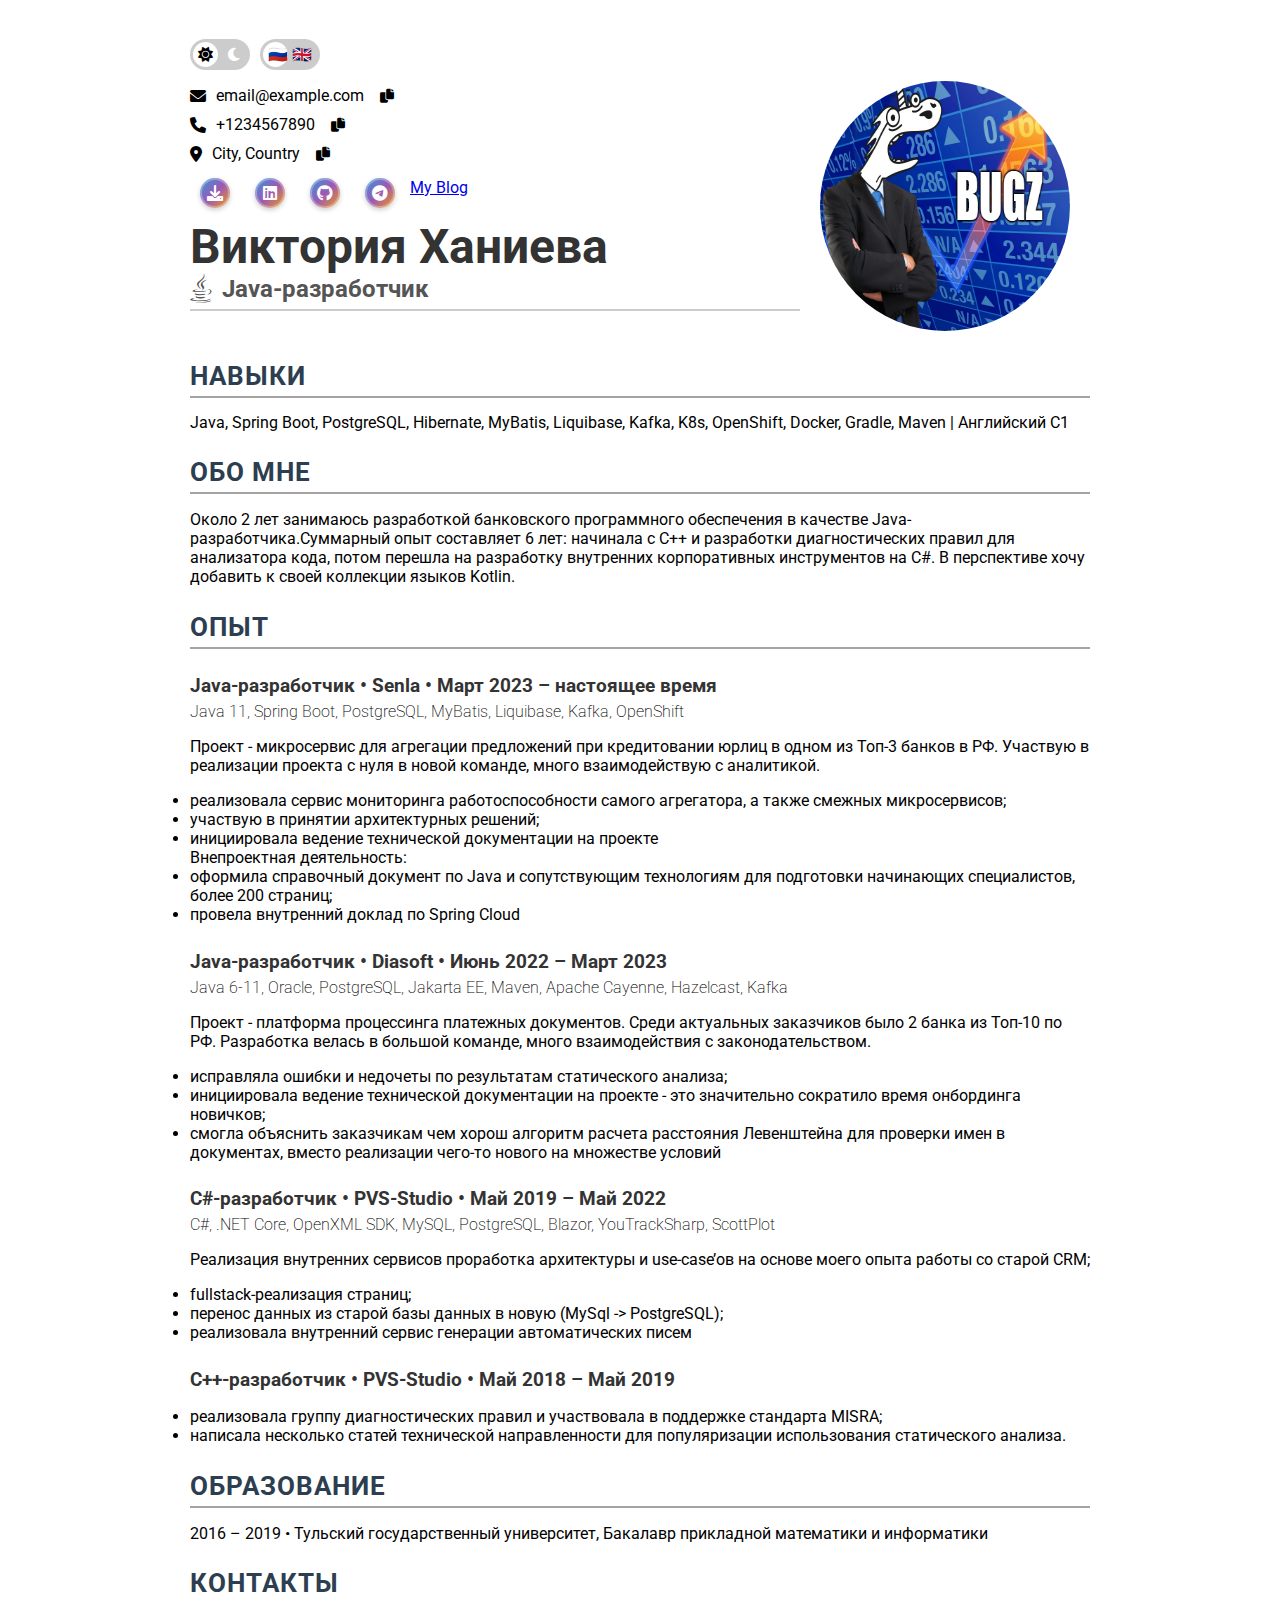
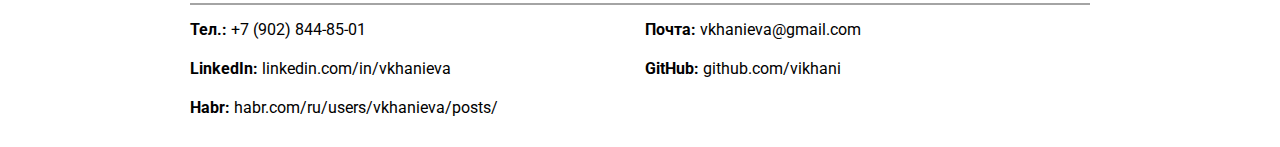
<file: index.html>
<!DOCTYPE html>
<html lang="en">
  <head>
    <meta charset="UTF-8" />
    <meta name="viewport" content="width=device-width, initial-scale=1.0" />
    <meta
      name="description"
      content="Professional resume of a Java Backend Developer specializing in Spring Framework."
    />
    <meta
      name="keywords"
      content="Java Backend Developer, Spring Framework, Resume, Java Developer, Backend Development"
    />
    <title>Online Resume</title>
    <link rel="stylesheet" href="css/styles.css" />
    <link
      rel="stylesheet"
      href="https://cdnjs.cloudflare.com/ajax/libs/font-awesome/6.0.0-beta3/css/all.min.css"
    />
    <link
      href="https://fonts.googleapis.com/css?family=Roboto"
      rel="stylesheet"
    />
  </head>

  <body>
    <div class="container">
      <div class="control-panel">
        <div class="switch-container">
          <label class="switch">
            <input type="checkbox" id="themeToggle" />
            <span class="slider round">
              <i class="fas fa-sun"></i>
              <i class="fas fa-moon"></i>
            </span>
          </label>
        </div>
        <div class="switch-container">
          <label class="switch">
            <input type="checkbox" id="languageToggle" />
            <span class="slider round">
              <span class="label-en">🇬🇧</span>
              <span class="label-ru">🇷🇺</span>
            </span>
          </label>
        </div>
      </div>

      <header class="header-container">
        <div class="profile-header">
          <img
            src="images/profile.jpg"
            alt="Profile Picture"
            class="profile-pic"
          />
        </div>

        <div class="header-content">
          <div class="contact-info">
            <p>
              <i class="fas fa-envelope"></i> email@example.com
              <button class="copy-button" data-copy="email@example.com">
                <i class="fas fa-copy"></i>
              </button>
              <span class="copy-message">Copied!</span>
            </p>
            <p>
              <i class="fas fa-phone"></i> +1234567890
              <button class="copy-button" data-copy="+1234567890">
                <i class="fas fa-copy"></i>
              </button>
              <span class="copy-message">Copied!</span>
            </p>
            <p>
              <i class="fas fa-map-marker-alt"></i> City, Country
              <button class="copy-button" data-copy="City, Country">
                <i class="fas fa-copy"></i>
              </button>
              <span class="copy-message">Copied!</span>
            </p>
            <div class="contact-buttons">
              <button
                id="pdfDownload"
                class="contact-button"
                download="Viktoria_Khanieva_Java_Resume.pdf"
              >
                <i class="fas fa-download"></i>
              </button>
              <button id="linkedinButton" class="contact-button">
                <i class="fab fa-linkedin"></i>
              </button>
              <button id="githubButton" class="contact-button">
                <i class="fab fa-github"></i>
              </button>
              <button id="telegramButton" class="contact-button">
                <i class="fab fa-telegram-plane"></i>
              </button>
              <a href="blog.html" class="blog-button">My Blog</a>
            </div>
          </div>

          <div class="name-position">
            <h1 class="author-name" data-key="name"></h1>
            <h2 class="author-title">
              <i class="fab fa-java"></i> <span data-key="title"></span>
            </h2>
          </div>
        </div>
      </header>
      <main>
        <section class="skills-section">
          <h3 data-key="skills.title" class="section-title">Skills</h3>
          <div class="skills-content" data-key="skills.content"></div>
        </section>
        <section>
          <h3 data-key="about.title" class="section-title"></h3>
          <p data-key="about.content"></p>
        </section>
        <section>
          <h3 data-key="experience.title" class="section-title"></h3>
          <div data-key="experience.items"></div>
        </section>
        <section>
          <h3 data-key="education.title" class="section-title"></h3>
          <p data-key="education.content"></p>
        </section>
        <section>
          <h3 data-key="contacts.title" class="section-title"></h3>
          <div data-key="contacts.content" class="contacts-content"></div>
        </section>
      </main>
    </div>
    <button class="to-top-button" onclick="scrollToTop()">
      <i class="fas fa-chevron-up"></i>
    </button>
    <script src="js/scripts.js"></script>
  </body>
</html>
</file>
<file: css/styles.css>
body {
  font-family: "Roboto", sans-serif;
  margin: 0;
  padding: 0;
}

.container {
  max-width: 900px;
  margin: 0 auto;
  padding: 20px;
}

.header-container {
  display: flex;
  justify-content: space-between;
  align-items: flex-start;
  flex-wrap: wrap;
  margin-bottom: 20px;
}

.header-content {
  order: 1; /* Moves the content to the left in the flex container */
  flex: 1; /* Allows the content to take up remaining space */
  display: flex;
  flex-direction: column;
}

.top-section {
  display: flex;
  justify-content: space-between;
  align-items: center;
  margin-bottom: 20px;
}

.name-avatar-section {
  display: flex;
  justify-content: space-between;
  align-items: center;
  border-bottom: 2px solid #ccc;
  padding-bottom: 10px;
}

header {
  display: flex;
  justify-content: space-between;
  align-items: flex-start;
  margin-bottom: 20px;
}

.left-section {
  display: flex;
  flex-direction: column;
  align-items: flex-start;
}

.right-section {
  display: flex;
  align-items: center;
  justify-content: center;
  margin-left: 20px; /* Space between sections */
}

.profile-header {
  order: 2; /* Moves the avatar to the right in the flex container */
  margin-left: 20px; /* Add space between profile and content */
}

.profile-pic {
  width: 250px; /* Adjust the size as needed */
  height: 250px; /* Adjust the size as needed */
  border-radius: 50%;
  margin-right: 20px; /* Space between the avatar and the content */
}

/* Media Query for small screens */
@media (max-width: 1000px) {
  .header-container {
    flex-direction: column; /* Stack elements vertically */
    /* align-items: center; Center items horizontally */
  }

  .header-content {
    order: 3; /* Move contact info to the bottom */
    text-align: center; /* Center text in the content */
    align-items: center;
  }

  .profile-header {
    order: 2; /* Move avatar below the toggles */
    margin-left: 0; /* Remove margin for centered alignment */
    margin-top: 20px; /* Space above the avatar */
    align-items: center;
    align-self: center;
  }

  .control-panel {
    order: 1; /* Move toggles to the top */
    margin-bottom: 20px; /* Space below the toggles */
    align-items: start;
  }

  .contact-buttons {
    order: 4; /* Ensure contact buttons are at the bottom */
    margin-top: 20px; /* Space above the contact buttons */
  }
}

.contact-info {
  display: flex;
  flex-direction: column;
  margin-bottom: 10px;
}

.contact-info p {
  display: flex;
  align-items: center;
  margin: 5px 0;
  position: relative;
}

.contact-info i {
  margin-right: 10px; /* Adjust spacing between icon and text */
}

.contact-info button {
  margin-left: 10px; /* Space between buttons */
}

/* Contact buttons styles */
.contact-buttons {
  display: flex;
  gap: 10px;
  margin-top: 10px;
}

.contact-button,
.copy-button {
  background-color: transparent;
  border: none;
  cursor: pointer;
  display: inline-flex;
  align-items: center;
  font-size: 15px;
}

.contact-button {
  background: linear-gradient(
    135deg,
    #3498db,
    #9b59b6,
    #f39c12
  ); /* Gradient from blue to purple to orange */
  border: none;
  color: white;
  width: 30px;
  height: 30px;
  border-radius: 50%;
  text-align: center;
  display: inline-flex;
  align-items: center;
  justify-content: center;
  font-size: 16px;
  line-height: 20px;
  cursor: pointer;
  transition: background-color 0.3s ease, box-shadow 0.3s ease,
    transform 0.3s ease;
  margin-right: 5px; /* Add margin to space the buttons */
  position: relative; /* For inner highlight effect */
}

.contact-button {
  box-shadow: 0 2px 5px rgba(0, 0, 0, 0.2); /* Subtle shadow */
}

/* Edge highlight effect */
.contact-button::after {
  content: "";
  position: absolute;
  top: 0;
  left: 0;
  right: 0;
  bottom: 0;
  border-radius: 50%;
  border: 2px solid rgba(255, 255, 255, 0.3); /* Light highlight on the edge */
  box-sizing: border-box; /* Ensure padding and border are included in element's total width and height */
  z-index: 1; /* Place highlight above the button but below the icon */
}

.contact-button:hover {
  background-color: #868686;
}

.contact-button:hover {
  background: linear-gradient(
    135deg,
    #2980b9,
    #8e44ad,
    #e67e22
  ); /* Slightly darker gradient */
  transform: translateY(-2px); /* Lift button on hover */
}

.contact-button i {
  position: relative;
  z-index: 1;
  margin-left: 10px;
}

/* 
.light-theme .contact-button {
    background-color: var(--button-background-light);
    color: var(--button-text-light);
}

.dark-theme .contact-button {
    background-color: var(--button-background-dark);
    color: var(--button-text-dark);
} */

/* .contact-button:hover {
    background-color: #868686;
} */

.copy-button {
  background-color: transparent;
  border: none;
  cursor: pointer;
  font-size: 14px;
}

.copy-message {
  display: inline-block;
  font-size: 14px;
  color: transparent; /* Hide the default text color */
  background: linear-gradient(
    135deg,
    #3498db,
    #9b59b6,
    #f39c12
  ); /* Gradient from blue to purple to orange */
  background-clip: text; /* Clip the background to the text */
  -webkit-background-clip: text; /* For WebKit browsers */
  /* text-fill-color: transparent;  For WebKit browsers */
  margin-left: 5px;
  opacity: 0;
  transition: opacity 0.3s ease;
  z-index: 1; /* Ensure it's above other elements if needed */
}

.control-panel {
  display: flex;
  align-items: center;
  gap: 10px;
  margin-bottom: 30px;
}

.switch-container {
  margin-right: 20px; /* Add space between toggles */
}

.switch {
  position: relative;
  display: inline-block;
  width: 40px; /* Adjust width based on the total width needed */
  height: 31px; /* Height of the toggle switch */
}

.switch input {
  opacity: 0;
  width: 0;
  height: 0;
}

.slider {
  position: relative;
  cursor: pointer;
  background-color: #ccc;
  transition: background-color 0.4s;
  border-radius: 34px;
  display: flex;
  align-items: center;
  justify-content: space-between;
  padding: 0 10px; /* Adjust padding to fit icons within the slider */
  height: 100%;
  width: 100%;
}

.slider:before {
  content: "";
  position: absolute;
  height: 25px;
  width: 25px;
  left: 3px; /* Adjust the left position to fit the starting point */
  bottom: 3px;
  background-color: white;
  transition: transform 0.4s;
  border-radius: 50%;
}

.slider i {
  color: #fff;
  font-size: 15px;
  z-index: 1;
}

.slider .fa-sun {
  position: absolute;
  left: 8px; /* Adjust left position to align with slider */
}

.slider .fa-moon {
  position: absolute;
  right: 8px; /* Adjust right position to align with slider */
}

input:checked + .slider {
  background-color: #000;
}

input:checked + .slider:before {
  transform: translateX(28px); /* Adjust translateX to fit within the slider */
}

input:not(:checked) + .slider .fa-sun {
  color: #000; /* Adjust color for day mode */
}

input:checked + .slider .fa-moon {
  color: #000; /* Adjust color for night mode */
}

.slider .label-en,
.slider .label-ru {
  font-size: 16px;
  color: #fff;
  z-index: 1;
}

.slider .label-en {
  position: absolute;
  right: 8px; /* Adjust left position to align with slider */
}

.slider .label-ru {
  position: absolute;
  left: 8px; /* Adjust right position to align with slider */
}

input:not(:checked) + .slider .label-en {
  color: #793a3a; /* Adjust color for English mode */
}

input:checked + .slider .label-ru {
  color: #fff; /* Adjust color for Russian mode */
}

:root {
  --button-background-light: #ccc;
  --button-background-dark: #000;
  --button-text-light: #000;
  --button-text-dark: #fff;
}

/* Theme styles */
/* .light-theme {
    background-color: #ebebeb;
    color: #000;
}

.dark-theme {
    background-color: #333;
    color: #ebebeb;
} */

.section-title {
  font-size: 1.5em;
  margin-bottom: 10px;
}

body.light-theme {
  background-color: #f5f5f5;
  color: #333;
}

.light-theme .section-title,
.light-theme .experience-title {
  color: #333;
}

.light-theme .experience-stack {
  color: #5f5f5f;
}

/* Dark theme styles */
body.dark-theme {
  background-color: #333;
  color: #f5f5f5;
}

.dark-theme .section-title,
.dark-theme .experience-title {
  color: #f5f5f5;
}

.dark-theme .experience-stack {
  color: #b3b3b3;
}

.light-theme .fas.fa-copy {
  color: #333;
}

.dark-theme .fas.fa-copy {
  color: #f5f5f5;
}

.light-theme .author-name {
  color: #333;
}

.dark-theme .author-name {
  color: #f5f5f5;
}

/* .light-theme .copy-button {
    color: var(--button-text-light);
}

.dark-theme .copy-button {
    color: var(--button-text-dark);
} */

.name-position {
  text-align: left;
  border-bottom: 2px solid #ccc;
  padding-bottom: 5px;
  margin-bottom: 10px;
}

.author-name {
  font-family: "Roboto", sans-serif;
  font-size: 3em;
  font-weight: 700;
  color: #333;
  margin: 0;
}

.experience-stack {
  font-family: "Roboto", sans-serif;
  font-size: 1em;
  font-weight: 200;
  margin: 0;
}

.name-position h2 {
  font-size: 1.5em;
  color: #555;
  margin: 0;
}

/* Author Title */
.author-title {
  display: flex;
  align-items: center;
  font-size: 1.5em;
  color: #555;
  margin: 10px 0 0; /* Add some space above the title */
  /* transition: color 0.3s ease; */
}

.author-title i {
  margin-right: 10px; /* Space between the icon and the text */
  font-size: 1.2em; /* Adjust icon size */
}

/* Light Theme */
body.light-theme .author-title {
  color: #555;
}

body.light-theme .author-title i {
  color: #d35400; /* Orange color for Java icon */
}

/* Dark Theme */
body.dark-theme .author-title {
  color: #ccc;
}

body.dark-theme .author-title i {
  color: #e67e22; /* Darker orange color for Java icon */
}

.experience-item {
  margin-bottom: 20px; /* Space between experience items */
}

.experience-title {
  font-weight: bold; /* Make the title bold */
  font-size: 1.2em; /* Slightly larger font size */
  margin-bottom: 5px; /* Space between title and description */
  color: #333; /* Darker color for contrast */
}

body {
  font-family: "Roboto", sans-serif;
  margin: 0;
  padding: 0;
}

.container {
  max-width: 900px;
  margin: 0 auto;
  padding: 20px;
}

.section-title {
  font-family: "Roboto", sans-serif;
  font-size: 1.6em;
  font-weight: 700;
  color: #2c3e50;
  margin-bottom: 15px;
  text-transform: uppercase;
  letter-spacing: 1px;
  border-bottom: 2px solid #a4a4a4;
  padding-bottom: 5px;
}

.experience-item {
  margin-bottom: 20px;
}

.experience-title {
  font-weight: bold;
  font-size: 1.2em;
  margin-bottom: 5px;
  color: #333;
}

.skills-content {
  display: flex;
  flex-wrap: wrap;
  gap: 10px;
  justify-content: left;
}

.contacts-content {
  display: flex;
  flex-wrap: wrap;
  gap: 10px;
}

.contact-item {
  flex: 1 1 calc(50% - 10px);
  margin-bottom: 10px;
}

.contacts-content.multi-column .contact-item {
  flex: 1 1 calc(45% - 10px);
}

@media (max-width: 600px) {
  .contact-item {
    flex: 1 1 100%;
  }
}

/* To-Top Button Styles */
.to-top-button {
  display: flex;
  align-items: center;
  justify-content: center;
  position: fixed;
  bottom: 20px;
  right: 20px; /* Position it to the right side of the screen */
  background: rgba(255, 255, 255, 0.3); /* Semi-transparent background */
  color: rgba(0, 0, 0, 0.7); /* Dark text color for contrast */
  border: none;
  border-radius: 50%;
  width: 50px;
  height: 50px;
  cursor: pointer;
  transition: opacity 0.3s, background 0.3s, box-shadow 0.3s, border 0.3s;
  box-shadow: 0px 2px 5px rgba(0, 0, 0, 0.3); /* Subtle shadow */
  z-index: 1000;
  opacity: 0; /* Hidden by default */
  visibility: hidden; /* Ensure it is not clickable */
}

.to-top-button.show {
  opacity: 1; /* Show when scrolled down */
  visibility: visible; /* Make it clickable */
}

.to-top-button:hover {
  background: linear-gradient(
    135deg,
    #3395d6,
    #b05bd5,
    #f88b2b
  ); /* Slightly darker gradient */
  border: 2px solid rgba(255, 255, 255, 0.6); /* Lighter edge on hover */
}

.to-top-button i {
  font-size: 20px;
}
</file>
